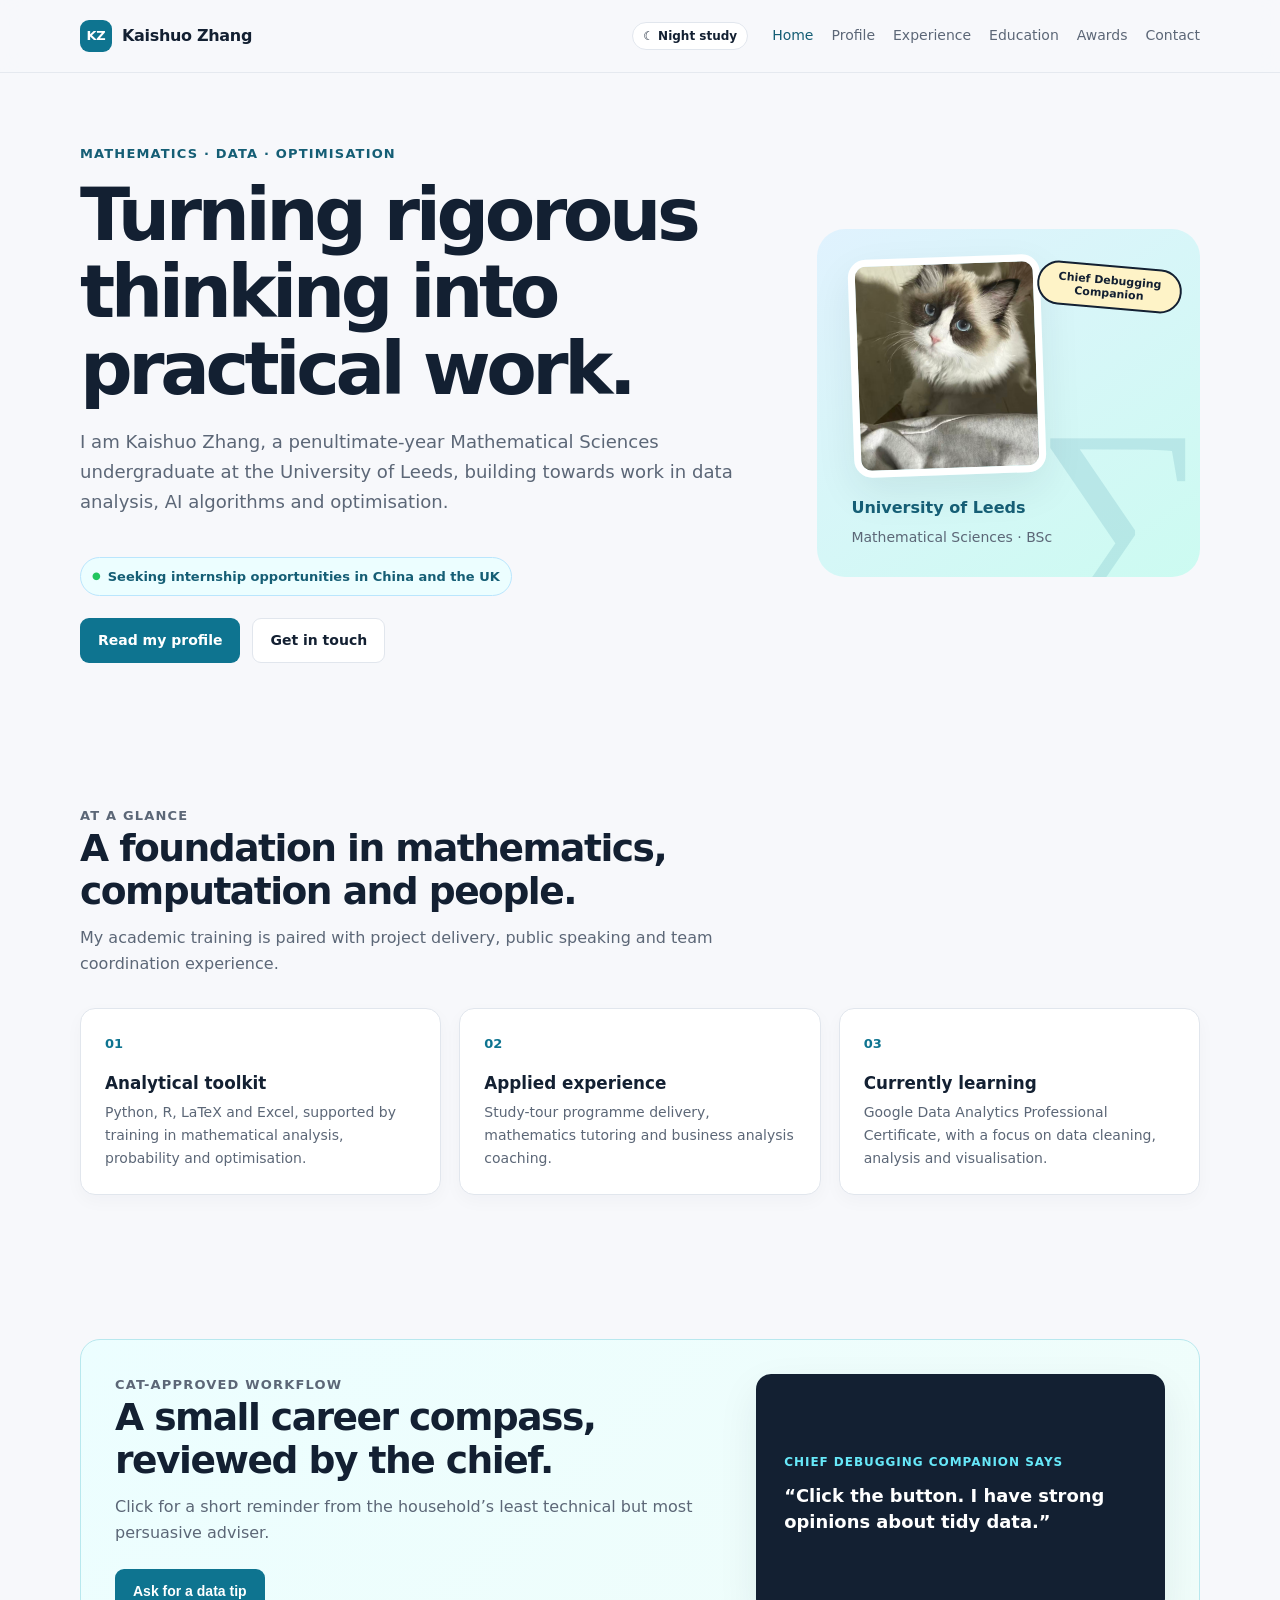
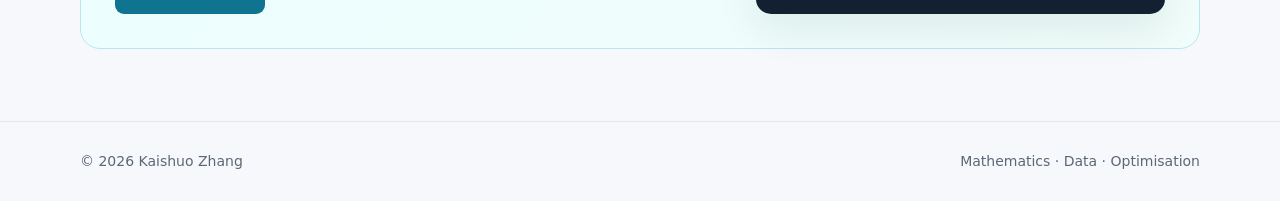
<file: index.html>
<!doctype html>
<html lang="en">
<head>
  <meta charset="utf-8">
  <meta name="viewport" content="width=device-width, initial-scale=1">
  <meta name="description" content="Personal portfolio of Kaishuo Zhang, a penultimate-year Mathematical Sciences student at the University of Leeds.">
  <title>Kaishuo Zhang | Mathematics & Data</title>
  <link rel="stylesheet" href="styles.css">
</head>
<body>
  <header class="site-header">
    <nav class="nav shell" aria-label="Main navigation">
      <a class="brand" href="index.html"><span class="brand-mark">KZ</span>Kaishuo Zhang</a>
      <button class="theme-toggle" type="button" aria-pressed="false">☾ Night study</button>
      <button class="menu-button" type="button" aria-expanded="false" aria-controls="nav-links">Menu</button>
      <div class="nav-links" id="nav-links">
        <a aria-current="page" href="index.html">Home</a>
        <a href="profile.html">Profile</a>
        <a href="experience.html">Experience</a>
        <a href="education.html">Education</a>
        <a href="achievements.html">Awards</a>
        <a href="contact.html">Contact</a>
      </div>
    </nav>
  </header>

  <main>
    <section class="hero shell">
      <div>
        <p class="eyebrow">Mathematics · Data · Optimisation</p>
        <h1>Turning rigorous thinking into practical work.</h1>
        <p class="lead">I am Kaishuo Zhang, a penultimate-year Mathematical Sciences undergraduate at the University of Leeds, building towards work in data analysis, AI algorithms and optimisation.</p>
        <p class="availability">Seeking internship opportunities in China and the UK</p>
        <div class="button-row">
          <a class="button" href="profile.html">Read my profile</a>
          <a class="button secondary" href="contact.html">Get in touch</a>
        </div>
      </div>
      <aside class="portrait" aria-label="Kaishuo Zhang's cat, the chief debugging companion">
        <img class="cat-photo" src="chief-debugger-cat.jpg" alt="A blue-eyed cat looking up at the camera">
        <span class="cat-sticker">Chief Debugging Companion</span>
        <p class="portrait-caption">University of Leeds<span>Mathematical Sciences · BSc</span></p>
      </aside>
    </section>

    <section class="section shell">
      <div class="section-heading">
        <p class="eyebrow">At a glance</p>
        <h2>A foundation in mathematics, computation and people.</h2>
        <p>My academic training is paired with project delivery, public speaking and team coordination experience.</p>
      </div>
      <div class="cards">
        <article class="card"><div class="card-number">01</div><h3>Analytical toolkit</h3><p>Python, R, LaTeX and Excel, supported by training in mathematical analysis, probability and optimisation.</p></article>
        <article class="card"><div class="card-number">02</div><h3>Applied experience</h3><p>Study-tour programme delivery, mathematics tutoring and business analysis coaching.</p></article>
        <article class="card"><div class="card-number">03</div><h3>Currently learning</h3><p>Google Data Analytics Professional Certificate, with a focus on data cleaning, analysis and visualisation.</p></article>
      </div>
    </section>

    <section class="section shell" aria-labelledby="cat-lab-title">
      <div class="cat-lab">
        <div class="section-heading">
          <p class="eyebrow">Cat-approved workflow</p>
          <h2 id="cat-lab-title">A small career compass, reviewed by the chief.</h2>
          <p>Click for a short reminder from the household’s least technical but most persuasive adviser.</p>
          <div class="button-row"><button class="button" id="cat-tip" type="button">Ask for a data tip</button></div>
        </div>
        <div class="tip-display" aria-live="polite">
          <span class="tip-label">Chief Debugging Companion says</span>
          <p id="cat-tip-text">“Click the button. I have strong opinions about tidy data.”</p>
        </div>
      </div>
    </section>
  </main>

  <footer class="site-footer"><div class="shell footer-inner"><span>© <span id="year"></span> Kaishuo Zhang</span><span>Mathematics · Data · Optimisation</span></div></footer>
  <script src="site.js"></script><script>document.getElementById('year').textContent = new Date().getFullYear();</script>
</body>
</html>
</file>
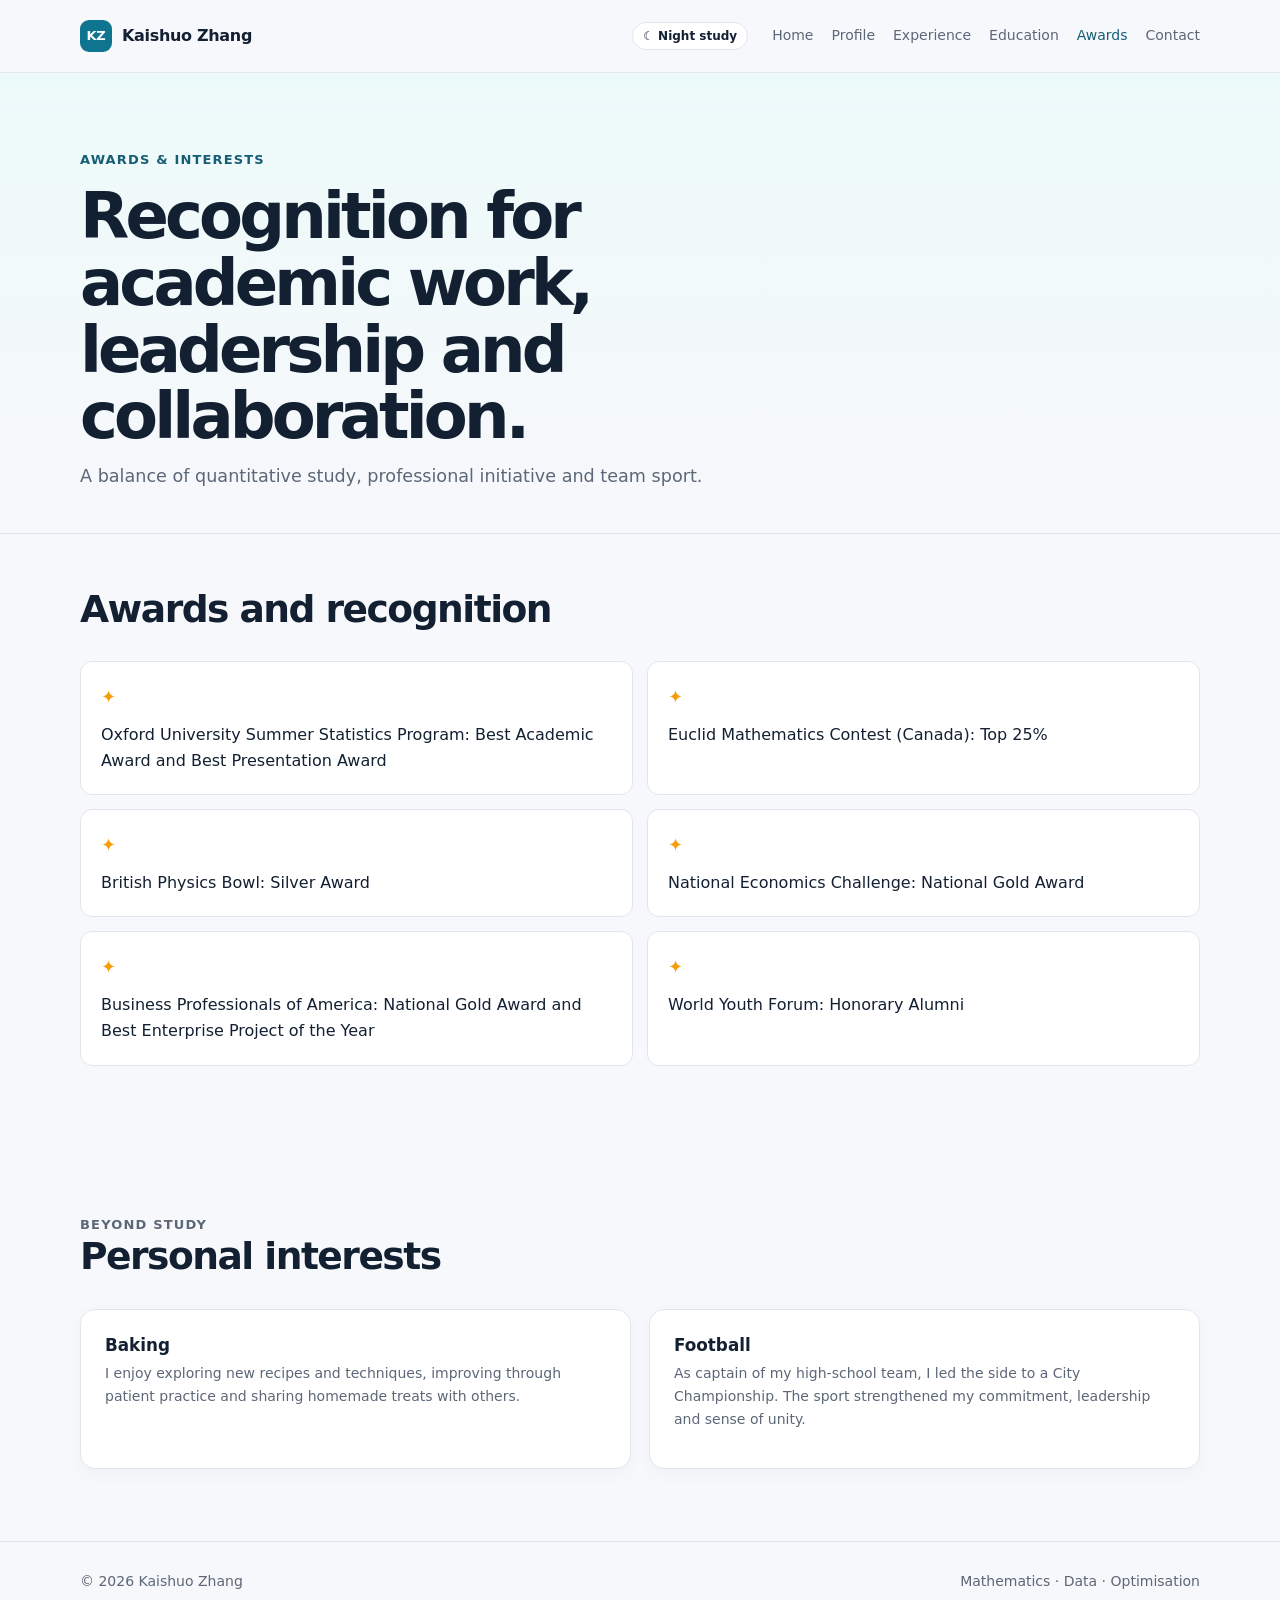
<file: achievements.html>
<!doctype html>
<html lang="en">
<head><meta charset="utf-8"><meta name="viewport" content="width=device-width, initial-scale=1"><meta name="description" content="Awards and interests of Kaishuo Zhang."><title>Awards | Kaishuo Zhang</title><link rel="stylesheet" href="styles.css"></head>
<body>
  <header class="site-header"><nav class="nav shell" aria-label="Main navigation"><a class="brand" href="index.html"><span class="brand-mark">KZ</span>Kaishuo Zhang</a><button class="menu-button" type="button" aria-expanded="false" aria-controls="nav-links">Menu</button><div class="nav-links" id="nav-links"><a href="index.html">Home</a><a href="profile.html">Profile</a><a href="experience.html">Experience</a><a href="education.html">Education</a><a aria-current="page" href="achievements.html">Awards</a><a href="contact.html">Contact</a></div></nav></header>
  <main>
    <section class="page-hero"><div class="shell"><p class="eyebrow">Awards & interests</p><h1>Recognition for academic work, leadership and collaboration.</h1><p>A balance of quantitative study, professional initiative and team sport.</p></div></section>
    <section class="content shell"><div class="section-heading"><h2>Awards and recognition</h2></div><ul class="award-list"><li>Oxford University Summer Statistics Program: Best Academic Award and Best Presentation Award</li><li>Euclid Mathematics Contest (Canada): Top 25%</li><li>British Physics Bowl: Silver Award</li><li>National Economics Challenge: National Gold Award</li><li>Business Professionals of America: National Gold Award and Best Enterprise Project of the Year</li><li>World Youth Forum: Honorary Alumni</li></ul></section>
    <section class="section shell"><div class="section-heading"><p class="eyebrow">Beyond study</p><h2>Personal interests</h2></div><div class="interest-grid"><article class="card"><h3>Baking</h3><p>I enjoy exploring new recipes and techniques, improving through patient practice and sharing homemade treats with others.</p></article><article class="card"><h3>Football</h3><p>As captain of my high-school team, I led the side to a City Championship. The sport strengthened my commitment, leadership and sense of unity.</p></article></div></section>
  </main>
  <footer class="site-footer"><div class="shell footer-inner"><span>© <span id="year"></span> Kaishuo Zhang</span><span>Mathematics · Data · Optimisation</span></div></footer><script src="site.js"></script><script>document.getElementById('year').textContent = new Date().getFullYear();</script>
</body>
</html>
</file>
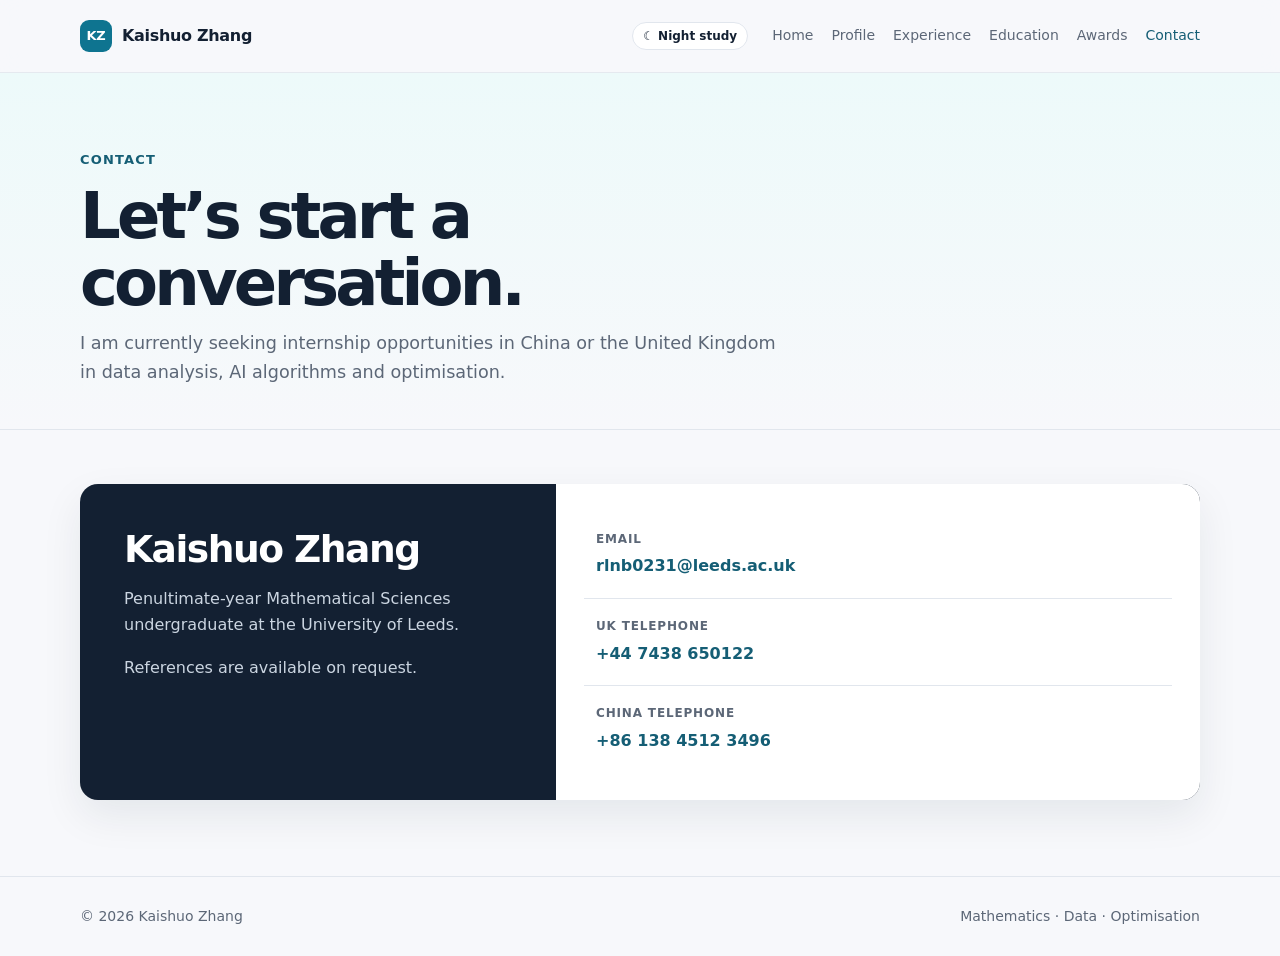
<file: contact.html>
<!doctype html>
<html lang="en">
<head><meta charset="utf-8"><meta name="viewport" content="width=device-width, initial-scale=1"><meta name="description" content="Contact Kaishuo Zhang."><title>Contact | Kaishuo Zhang</title><link rel="stylesheet" href="styles.css"></head>
<body>
  <header class="site-header"><nav class="nav shell" aria-label="Main navigation"><a class="brand" href="index.html"><span class="brand-mark">KZ</span>Kaishuo Zhang</a><button class="menu-button" type="button" aria-expanded="false" aria-controls="nav-links">Menu</button><div class="nav-links" id="nav-links"><a href="index.html">Home</a><a href="profile.html">Profile</a><a href="experience.html">Experience</a><a href="education.html">Education</a><a href="achievements.html">Awards</a><a aria-current="page" href="contact.html">Contact</a></div></nav></header>
  <main>
    <section class="page-hero"><div class="shell"><p class="eyebrow">Contact</p><h1>Let’s start a conversation.</h1><p>I am currently seeking internship opportunities in China or the United Kingdom in data analysis, AI algorithms and optimisation.</p></div></section>
    <section class="content shell"><div class="contact-panel"><div class="contact-intro"><h2>Kaishuo Zhang</h2><p>Penultimate-year Mathematical Sciences undergraduate at the University of Leeds.</p><p>References are available on request.</p></div><div class="contact-list"><a href="mailto:rlnb0231@leeds.ac.uk"><small>Email</small>rlnb0231@leeds.ac.uk</a><a href="tel:+447438650122"><small>UK telephone</small>+44 7438 650122</a><a href="tel:+8613845123496"><small>China telephone</small>+86 138 4512 3496</a></div></div></section>
  </main>
  <footer class="site-footer"><div class="shell footer-inner"><span>© <span id="year"></span> Kaishuo Zhang</span><span>Mathematics · Data · Optimisation</span></div></footer><script src="site.js"></script><script>document.getElementById('year').textContent = new Date().getFullYear();</script>
</body>
</html>
</file>
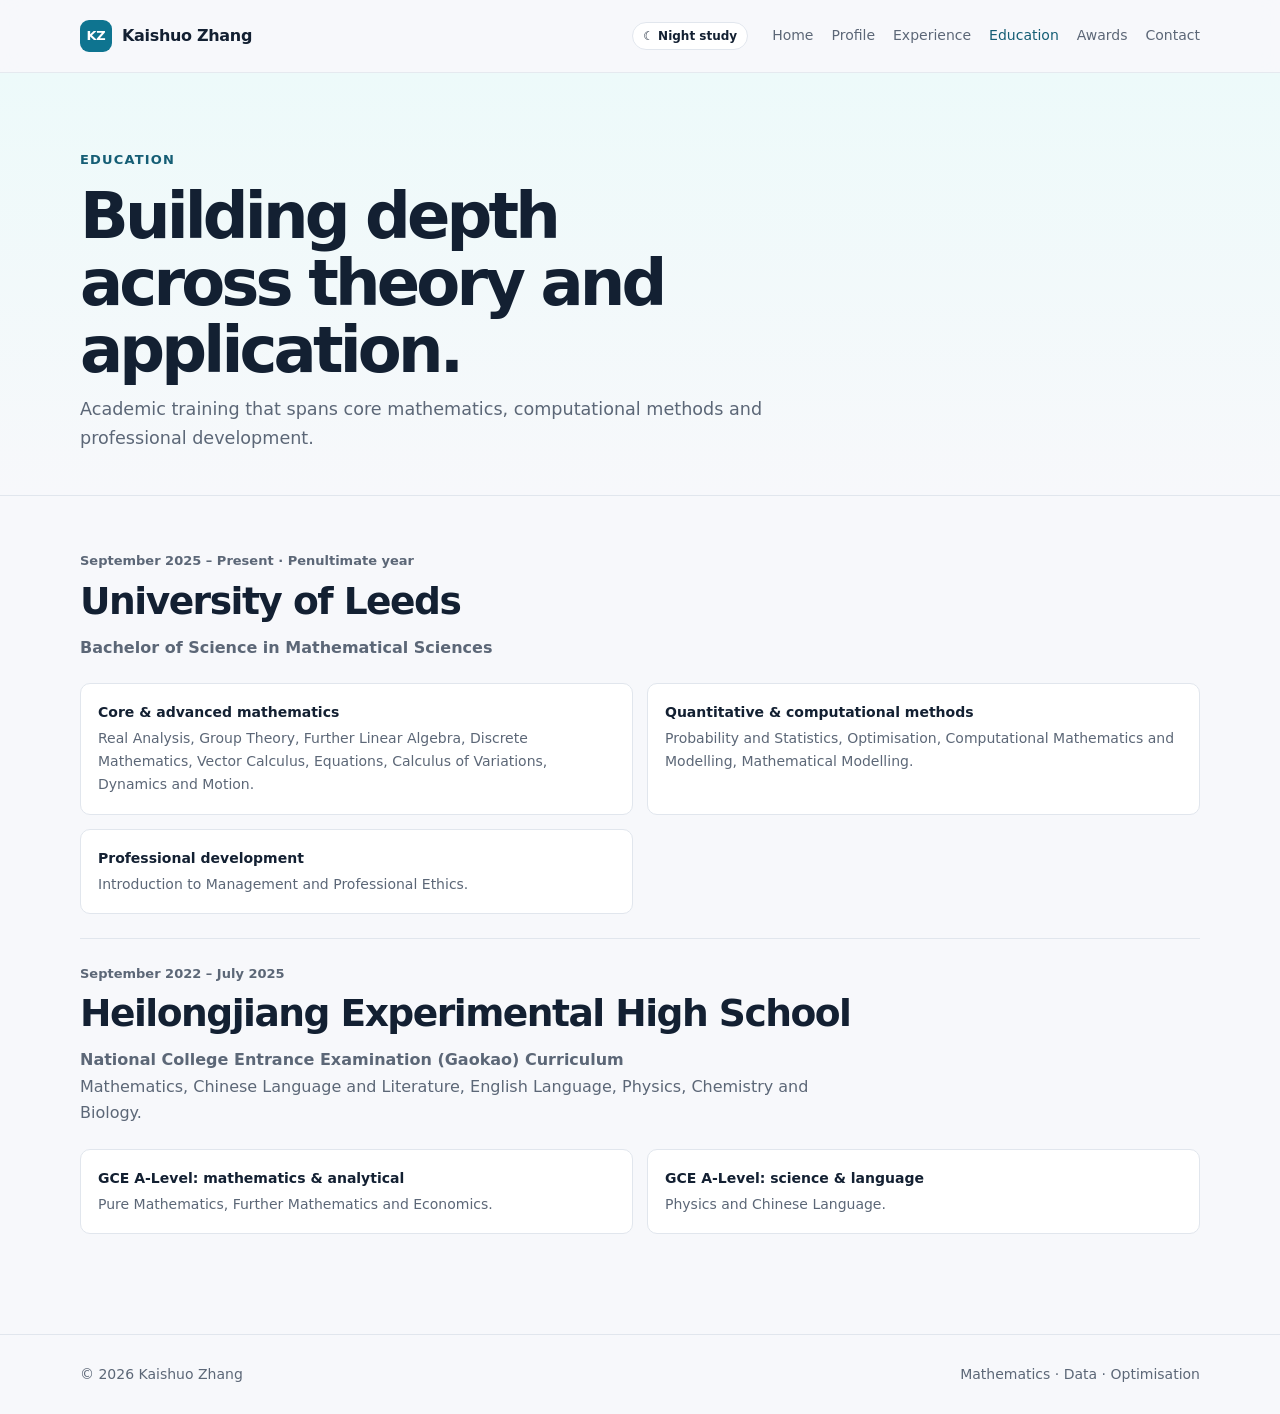
<file: education.html>
<!doctype html>
<html lang="en">
<head><meta charset="utf-8"><meta name="viewport" content="width=device-width, initial-scale=1"><meta name="description" content="Education of Kaishuo Zhang."><title>Education | Kaishuo Zhang</title><link rel="stylesheet" href="styles.css"></head>
<body>
  <header class="site-header"><nav class="nav shell" aria-label="Main navigation"><a class="brand" href="index.html"><span class="brand-mark">KZ</span>Kaishuo Zhang</a><button class="menu-button" type="button" aria-expanded="false" aria-controls="nav-links">Menu</button><div class="nav-links" id="nav-links"><a href="index.html">Home</a><a href="profile.html">Profile</a><a href="experience.html">Experience</a><a aria-current="page" href="education.html">Education</a><a href="achievements.html">Awards</a><a href="contact.html">Contact</a></div></nav></header>
  <main>
    <section class="page-hero"><div class="shell"><p class="eyebrow">Education</p><h1>Building depth across theory and application.</h1><p>Academic training that spans core mathematics, computational methods and professional development.</p></div></section>
    <section class="content shell">
      <article class="qualification"><p class="date">September 2025 – Present · Penultimate year</p><h2>University of Leeds</h2><p><strong>Bachelor of Science in Mathematical Sciences</strong></p><div class="subject-list"><div><strong>Core & advanced mathematics</strong>Real Analysis, Group Theory, Further Linear Algebra, Discrete Mathematics, Vector Calculus, Equations, Calculus of Variations, Dynamics and Motion.</div><div><strong>Quantitative & computational methods</strong>Probability and Statistics, Optimisation, Computational Mathematics and Modelling, Mathematical Modelling.</div><div><strong>Professional development</strong>Introduction to Management and Professional Ethics.</div></div></article>
      <article class="qualification"><p class="date">September 2022 – July 2025</p><h2>Heilongjiang Experimental High School</h2><p><strong>National College Entrance Examination (Gaokao) Curriculum</strong><br>Mathematics, Chinese Language and Literature, English Language, Physics, Chemistry and Biology.</p><div class="subject-list"><div><strong>GCE A-Level: mathematics & analytical</strong>Pure Mathematics, Further Mathematics and Economics.</div><div><strong>GCE A-Level: science & language</strong>Physics and Chinese Language.</div></div></article>
    </section>
  </main>
  <footer class="site-footer"><div class="shell footer-inner"><span>© <span id="year"></span> Kaishuo Zhang</span><span>Mathematics · Data · Optimisation</span></div></footer><script src="site.js"></script><script>document.getElementById('year').textContent = new Date().getFullYear();</script>
</body>
</html>
</file>
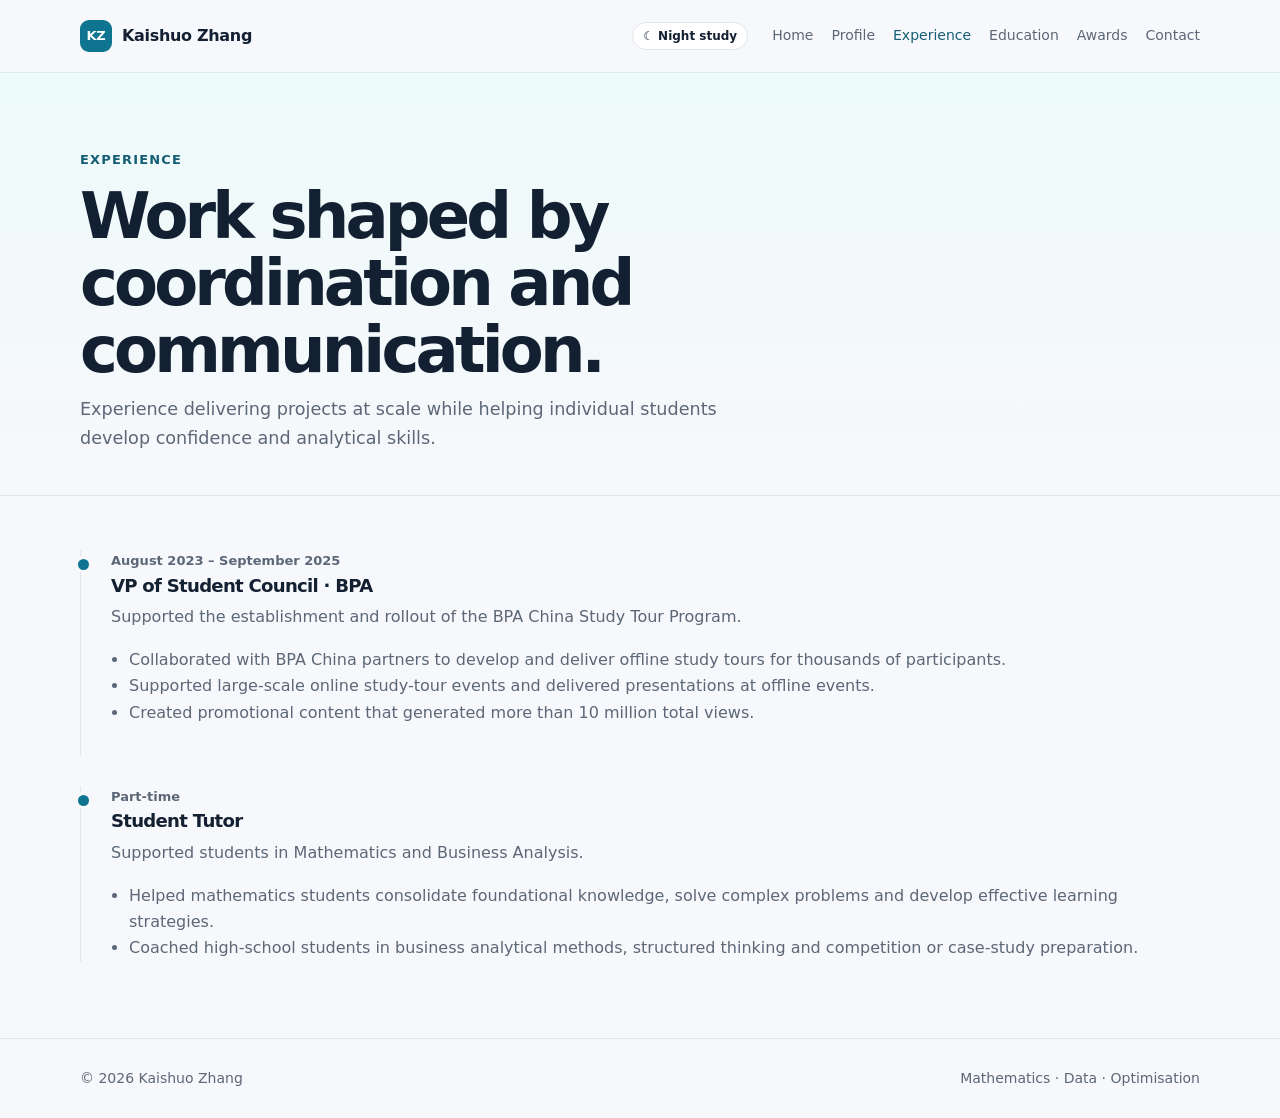
<file: experience.html>
<!doctype html>
<html lang="en">
<head><meta charset="utf-8"><meta name="viewport" content="width=device-width, initial-scale=1"><meta name="description" content="Experience of Kaishuo Zhang."><title>Experience | Kaishuo Zhang</title><link rel="stylesheet" href="styles.css"></head>
<body>
  <header class="site-header"><nav class="nav shell" aria-label="Main navigation"><a class="brand" href="index.html"><span class="brand-mark">KZ</span>Kaishuo Zhang</a><button class="menu-button" type="button" aria-expanded="false" aria-controls="nav-links">Menu</button><div class="nav-links" id="nav-links"><a href="index.html">Home</a><a href="profile.html">Profile</a><a aria-current="page" href="experience.html">Experience</a><a href="education.html">Education</a><a href="achievements.html">Awards</a><a href="contact.html">Contact</a></div></nav></header>
  <main>
    <section class="page-hero"><div class="shell"><p class="eyebrow">Experience</p><h1>Work shaped by coordination and communication.</h1><p>Experience delivering projects at scale while helping individual students develop confidence and analytical skills.</p></div></section>
    <section class="content shell"><div class="timeline">
      <article class="timeline-item"><p class="date">August 2023 – September 2025</p><h2 class="role">VP of Student Council · BPA</h2><p>Supported the establishment and rollout of the BPA China Study Tour Program.</p><ul><li>Collaborated with BPA China partners to develop and deliver offline study tours for thousands of participants.</li><li>Supported large-scale online study-tour events and delivered presentations at offline events.</li><li>Created promotional content that generated more than 10 million total views.</li></ul></article>
      <article class="timeline-item"><p class="date">Part-time</p><h2 class="role">Student Tutor</h2><p>Supported students in Mathematics and Business Analysis.</p><ul><li>Helped mathematics students consolidate foundational knowledge, solve complex problems and develop effective learning strategies.</li><li>Coached high-school students in business analytical methods, structured thinking and competition or case-study preparation.</li></ul></article>
    </div></section>
  </main>
  <footer class="site-footer"><div class="shell footer-inner"><span>© <span id="year"></span> Kaishuo Zhang</span><span>Mathematics · Data · Optimisation</span></div></footer><script src="site.js"></script><script>document.getElementById('year').textContent = new Date().getFullYear();</script>
</body>
</html>
</file>
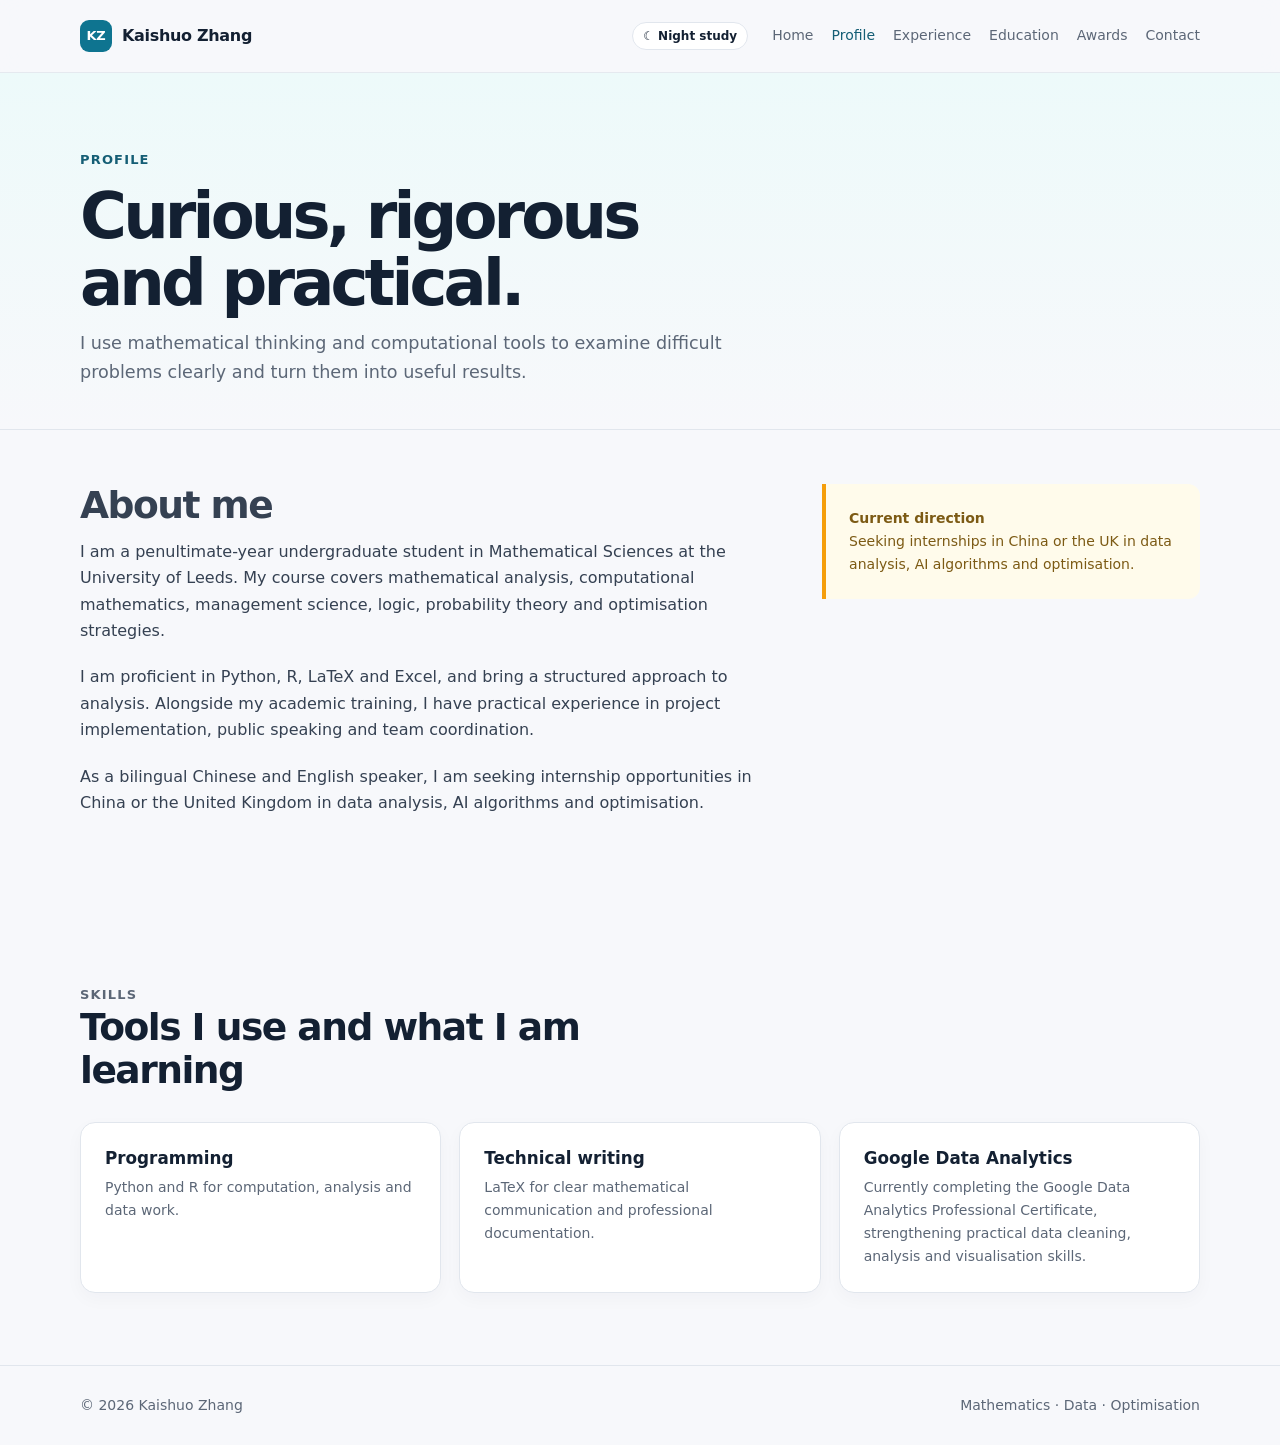
<file: profile.html>
<!doctype html>
<html lang="en">
<head><meta charset="utf-8"><meta name="viewport" content="width=device-width, initial-scale=1"><meta name="description" content="Profile of Kaishuo Zhang."><title>Profile | Kaishuo Zhang</title><link rel="stylesheet" href="styles.css"></head>
<body>
  <header class="site-header"><nav class="nav shell" aria-label="Main navigation"><a class="brand" href="index.html"><span class="brand-mark">KZ</span>Kaishuo Zhang</a><button class="menu-button" type="button" aria-expanded="false" aria-controls="nav-links">Menu</button><div class="nav-links" id="nav-links"><a href="index.html">Home</a><a aria-current="page" href="profile.html">Profile</a><a href="experience.html">Experience</a><a href="education.html">Education</a><a href="achievements.html">Awards</a><a href="contact.html">Contact</a></div></nav></header>
  <main>
    <section class="page-hero"><div class="shell"><p class="eyebrow">Profile</p><h1>Curious, rigorous and practical.</h1><p>I use mathematical thinking and computational tools to examine difficult problems clearly and turn them into useful results.</p></div></section>
    <section class="content shell two-column"><div class="prose"><h2>About me</h2><p>I am a penultimate-year undergraduate student in Mathematical Sciences at the University of Leeds. My course covers mathematical analysis, computational mathematics, management science, logic, probability theory and optimisation strategies.</p><p>I am proficient in Python, R, LaTeX and Excel, and bring a structured approach to analysis. Alongside my academic training, I have practical experience in project implementation, public speaking and team coordination.</p><p>As a bilingual Chinese and English speaker, I am seeking internship opportunities in China or the United Kingdom in data analysis, AI algorithms and optimisation.</p></div><aside class="side-note"><strong>Current direction</strong><br>Seeking internships in China or the UK in data analysis, AI algorithms and optimisation.</aside></section>
    <section class="section shell"><div class="section-heading"><p class="eyebrow">Skills</p><h2>Tools I use and what I am learning</h2></div><div class="cards"><article class="card"><h3>Programming</h3><p>Python and R for computation, analysis and data work.</p></article><article class="card"><h3>Technical writing</h3><p>LaTeX for clear mathematical communication and professional documentation.</p></article><article class="card"><h3>Google Data Analytics</h3><p>Currently completing the Google Data Analytics Professional Certificate, strengthening practical data cleaning, analysis and visualisation skills.</p></article></div></section>
  </main>
  <footer class="site-footer"><div class="shell footer-inner"><span>© <span id="year"></span> Kaishuo Zhang</span><span>Mathematics · Data · Optimisation</span></div></footer><script src="site.js"></script><script>document.getElementById('year').textContent = new Date().getFullYear();</script>
</body>
</html>
</file>
<file: styles.css>
:root {
  --ink: #132032;
  --muted: #5c6777;
  --paper: #f7f8fb;
  --card: #ffffff;
  --line: #e1e6ed;
  --accent: #0e7490;
  --accent-dark: #155e75;
  --warm: #f59e0b;
  --shadow: 0 16px 40px rgba(19, 32, 50, 0.08);
}

* { box-sizing: border-box; }
html { scroll-behavior: smooth; }
body {
  margin: 0;
  background: var(--paper);
  color: var(--ink);
  font: 16px/1.65 Inter, ui-sans-serif, system-ui, -apple-system, BlinkMacSystemFont, "Segoe UI", sans-serif;
}
a { color: inherit; text-decoration: none; }
a:focus-visible, button:focus-visible { outline: 3px solid #67e8f9; outline-offset: 3px; }
.shell { width: min(1120px, calc(100% - 40px)); margin: 0 auto; }
.site-header { position: sticky; top: 0; z-index: 10; background: rgba(247,248,251,.9); backdrop-filter: blur(12px); border-bottom: 1px solid rgba(225,230,237,.8); }
.nav { min-height: 72px; display: flex; align-items: center; justify-content: space-between; gap: 24px; }
.brand { display: flex; align-items: center; gap: 10px; font-weight: 800; letter-spacing: -.02em; }
.brand-mark { display: grid; width: 32px; height: 32px; place-items: center; color: white; background: var(--accent); border-radius: 9px; font-size: 13px; }
.nav-links { display: flex; align-items: center; gap: 18px; font-size: 14px; color: var(--muted); }
.nav-links a:hover, .nav-links a[aria-current="page"] { color: var(--accent-dark); }
.menu-button { display: none; padding: 7px 10px; border: 1px solid var(--line); border-radius: 8px; background: white; color: var(--ink); font: inherit; }
.theme-toggle { margin-left: auto; padding: 7px 10px; border: 1px solid var(--line); border-radius: 999px; background: white; color: var(--ink); cursor: pointer; font: 700 12px/1 Inter, ui-sans-serif, system-ui, sans-serif; }
.theme-toggle:hover { border-color: #67e8f9; color: var(--accent-dark); }

.hero { display: grid; grid-template-columns: 1.4fr .8fr; gap: 68px; align-items: center; min-height: 510px; padding: 70px 0; }
.eyebrow { margin: 0 0 13px; color: var(--accent-dark); font-weight: 750; font-size: 13px; letter-spacing: .09em; text-transform: uppercase; }
h1, h2, h3, p { margin-top: 0; }
h1 { max-width: 760px; margin-bottom: 20px; font-size: clamp(2.55rem, 6vw, 4.6rem); line-height: 1.04; letter-spacing: -.06em; }
h2 { margin-bottom: 12px; font-size: clamp(1.7rem, 3vw, 2.35rem); line-height: 1.15; letter-spacing: -.04em; }
h3 { margin-bottom: 6px; font-size: 1.05rem; line-height: 1.35; }
.lead { max-width: 680px; color: var(--muted); font-size: 1.13rem; }
.button-row { display: flex; flex-wrap: wrap; gap: 12px; margin-top: 28px; }
.button { display: inline-flex; align-items: center; justify-content: center; min-height: 45px; padding: 10px 17px; border: 1px solid transparent; border-radius: 9px; background: var(--accent); color: white; font-weight: 700; font-size: 14px; transition: transform .2s, background .2s; }
.button:hover { background: var(--accent-dark); transform: translateY(-1px); }
.button.secondary { border-color: var(--line); background: white; color: var(--ink); }
.button.secondary:hover { background: #f0fdfa; color: var(--accent-dark); }
.portrait { position: relative; display: grid; align-content: center; justify-items: start; padding: 28px 34px; background: linear-gradient(145deg, #e0f2fe, #ccfbf1); border-radius: 28px; min-height: 335px; overflow: hidden; }
.portrait::after { content: "∑"; position: absolute; right: -12px; bottom: -66px; color: rgba(14,116,144,.13); font: 250px/1 Georgia, serif; }
.monogram { position: relative; z-index: 1; display: grid; width: 154px; aspect-ratio: 1; place-items: center; border: 9px solid white; border-radius: 50%; background: var(--ink); color: white; box-shadow: var(--shadow); font-size: 3rem; font-weight: 800; letter-spacing: -.08em; }
.cat-photo { position: relative; z-index: 1; width: 192px; height: 218px; border: 7px solid white; border-radius: 18px; box-shadow: var(--shadow); object-fit: cover; object-position: 50% 22%; transform: rotate(-2deg); }
.cat-sticker { position: absolute; z-index: 2; top: 36px; right: 18px; max-width: 145px; padding: 7px 10px; border: 2px solid var(--ink); border-radius: 999px; background: #fef3c7; color: var(--ink); font-size: 11px; font-weight: 800; line-height: 1.2; text-align: center; transform: rotate(5deg); }
.portrait-caption { position: relative; z-index: 1; margin: 20px 0 0; color: var(--accent-dark); font-weight: 750; }
.portrait-caption span { display: block; margin-top: 4px; color: var(--muted); font-size: 14px; font-weight: 500; }
.availability { display: inline-flex; align-items: center; gap: 7px; margin: 22px 0 -6px; padding: 8px 11px; border: 1px solid #bae6fd; border-radius: 999px; background: #ecfeff; color: var(--accent-dark); font-size: 13px; font-weight: 750; }
.availability::before { content: "●"; color: #22c55e; font-size: 10px; }

.section { padding: 72px 0; }
.section-heading { max-width: 650px; margin-bottom: 30px; }
.section-heading p { margin: 0; color: var(--muted); }
.cards { display: grid; grid-template-columns: repeat(3, 1fr); gap: 18px; }
.card { padding: 24px; border: 1px solid var(--line); border-radius: 15px; background: var(--card); box-shadow: 0 6px 18px rgba(19, 32, 50, 0.03); }
.card p { margin-bottom: 0; color: var(--muted); font-size: 14px; }
.card-number { margin-bottom: 18px; color: var(--accent); font-weight: 800; font-size: 13px; }
.cat-lab { display: grid; grid-template-columns: 1.2fr .8fr; gap: 28px; align-items: stretch; padding: 34px; border: 1px solid #b8e8ee; border-radius: 20px; background: linear-gradient(135deg, #ecfeff, #f0fdfa); }
.cat-lab .section-heading { margin: 0; }
.cat-lab .button-row { margin-top: 22px; }
.tip-display { display: grid; align-content: center; min-height: 180px; padding: 28px; border-radius: 15px; background: var(--ink); color: white; box-shadow: var(--shadow); }
.tip-label { color: #67e8f9; font-size: 12px; font-weight: 800; letter-spacing: .08em; text-transform: uppercase; }
.tip-display p { margin: 11px 0 0; font-size: 1.12rem; font-weight: 650; line-height: 1.45; }
.cat-photo.wiggle { animation: cat-wiggle .65s ease-in-out; }
@keyframes cat-wiggle { 0%, 100% { transform: rotate(-2deg); } 25% { transform: rotate(3deg) scale(1.03); } 55% { transform: rotate(-5deg) scale(1.03); } }
.page-hero { padding: 76px 0 42px; border-bottom: 1px solid var(--line); background: linear-gradient(180deg, #edfafa 0%, var(--paper) 100%); }
.page-hero h1 { max-width: 650px; margin-bottom: 12px; font-size: clamp(2.5rem, 5vw, 4.2rem); }
.page-hero p:last-child { max-width: 700px; margin-bottom: 0; color: var(--muted); font-size: 1.1rem; }
.content { padding: 54px 0 76px; }
.two-column { display: grid; grid-template-columns: minmax(0, 1fr) minmax(260px, .55fr); gap: 55px; }
.prose { color: #354152; }
.prose p { margin-bottom: 1.25em; }
.side-note { align-self: start; padding: 23px; border-left: 4px solid var(--warm); border-radius: 0 12px 12px 0; background: #fffbeb; color: #7c5a14; font-size: 14px; }
.timeline { display: grid; gap: 30px; }
.timeline-item { position: relative; padding: 0 0 30px 30px; border-left: 1px solid var(--line); }
.timeline-item:last-child { padding-bottom: 0; }
.timeline-item::before { content: ""; position: absolute; top: 6px; left: -6px; width: 11px; height: 11px; border: 3px solid var(--paper); border-radius: 50%; background: var(--accent); }
.date { margin-bottom: 4px; color: var(--accent-dark); font-size: 13px; font-weight: 750; }
.role { margin-bottom: 8px; color: var(--ink); font-size: 1.13rem; font-weight: 800; }
.timeline-item p, .timeline-item li { color: var(--muted); }
.timeline-item ul { margin: 10px 0 0; padding-left: 18px; }
.qualification { padding: 24px 0; border-top: 1px solid var(--line); }
.qualification:first-child { padding-top: 0; border-top: 0; }
.qualification .date { margin-bottom: 8px; }
.qualification p { max-width: 760px; margin-bottom: 0; color: var(--muted); }
.subject-list { display: grid; grid-template-columns: repeat(2, minmax(0, 1fr)); gap: 14px; margin-top: 22px; }
.subject-list div { padding: 17px; border: 1px solid var(--line); border-radius: 10px; background: white; color: var(--muted); font-size: 14px; }
.subject-list strong { display: block; margin-bottom: 3px; color: var(--ink); }
.award-list { display: grid; grid-template-columns: repeat(2, 1fr); gap: 14px; padding: 0; margin: 0; list-style: none; }
.award-list li { padding: 20px; border: 1px solid var(--line); border-radius: 12px; background: white; }
.award-list li::before { content: "✦"; display: block; margin-bottom: 10px; color: var(--warm); font-size: 18px; }
.contact-panel { display: grid; grid-template-columns: .85fr 1.15fr; overflow: hidden; border-radius: 18px; background: var(--ink); box-shadow: var(--shadow); }
.contact-intro { padding: 44px; color: white; }
.contact-intro h2 { margin-bottom: 15px; }
.contact-intro p { color: #cbd5e1; }
.contact-list { padding: 28px; background: white; }
.contact-list a { display: block; padding: 18px 12px; border-bottom: 1px solid var(--line); color: var(--accent-dark); font-weight: 700; word-break: break-word; }
.contact-list small { display: block; margin-bottom: 4px; color: var(--muted); font-size: 12px; font-weight: 600; text-transform: uppercase; letter-spacing: .07em; }
.contact-list a:last-child { border-bottom: 0; }
.interest-grid { display: grid; grid-template-columns: repeat(2, 1fr); gap: 18px; }
.interest-grid .card { min-height: 160px; }
.site-footer { padding: 28px 0; border-top: 1px solid var(--line); color: var(--muted); font-size: 14px; }
.footer-inner { display: flex; justify-content: space-between; gap: 20px; }

body.night-mode { --ink: #e7edf6; --muted: #b4c1d2; --paper: #0c1624; --card: #142237; --line: #2d4057; --accent: #22b8cf; --accent-dark: #a5f3fc; --shadow: 0 16px 40px rgba(0, 0, 0, .28); }
body.night-mode .site-header { background: rgba(12, 22, 36, .9); border-bottom-color: rgba(45, 64, 87, .85); }
body.night-mode .button.secondary, body.night-mode .menu-button, body.night-mode .theme-toggle { background: #142237; color: var(--ink); }
body.night-mode .portrait { background: linear-gradient(145deg, #12354b, #163b40); }
body.night-mode .availability { border-color: #155e75; background: #12354b; color: #a5f3fc; }
body.night-mode .cat-lab { border-color: #164e63; background: linear-gradient(135deg, #102d42, #163b40); }
body.night-mode .side-note { background: #3b2e0d; color: #fde68a; }

@media (prefers-reduced-motion: reduce) {
  *, *::before, *::after { scroll-behavior: auto !important; transition-duration: .01ms !important; animation-duration: .01ms !important; animation-iteration-count: 1 !important; }
}

@media (max-width: 760px) {
  .shell { width: min(100% - 30px, 1120px); }
  .nav { min-height: 64px; flex-wrap: wrap; }
  .menu-button { display: block; }
  .theme-toggle { margin-left: auto; }
  .nav-links { display: none; width: 100%; padding: 0 0 16px; flex-wrap: wrap; }
  .nav-links.open { display: flex; }
  .hero, .two-column, .contact-panel { grid-template-columns: 1fr; gap: 32px; }
  .hero { min-height: unset; padding: 48px 0 58px; }
  .portrait { min-height: 300px; }
  .cat-sticker { right: 22px; }
  .cards, .award-list { grid-template-columns: 1fr; }
  .cat-lab { grid-template-columns: 1fr; padding: 25px; }
  .subject-list, .interest-grid { grid-template-columns: 1fr; }
  .section { padding: 52px 0; }
  .page-hero { padding: 54px 0 34px; }
  .content { padding: 42px 0 58px; }
  .contact-intro { padding: 32px; }
  .footer-inner { flex-direction: column; gap: 4px; }
}
</file>
